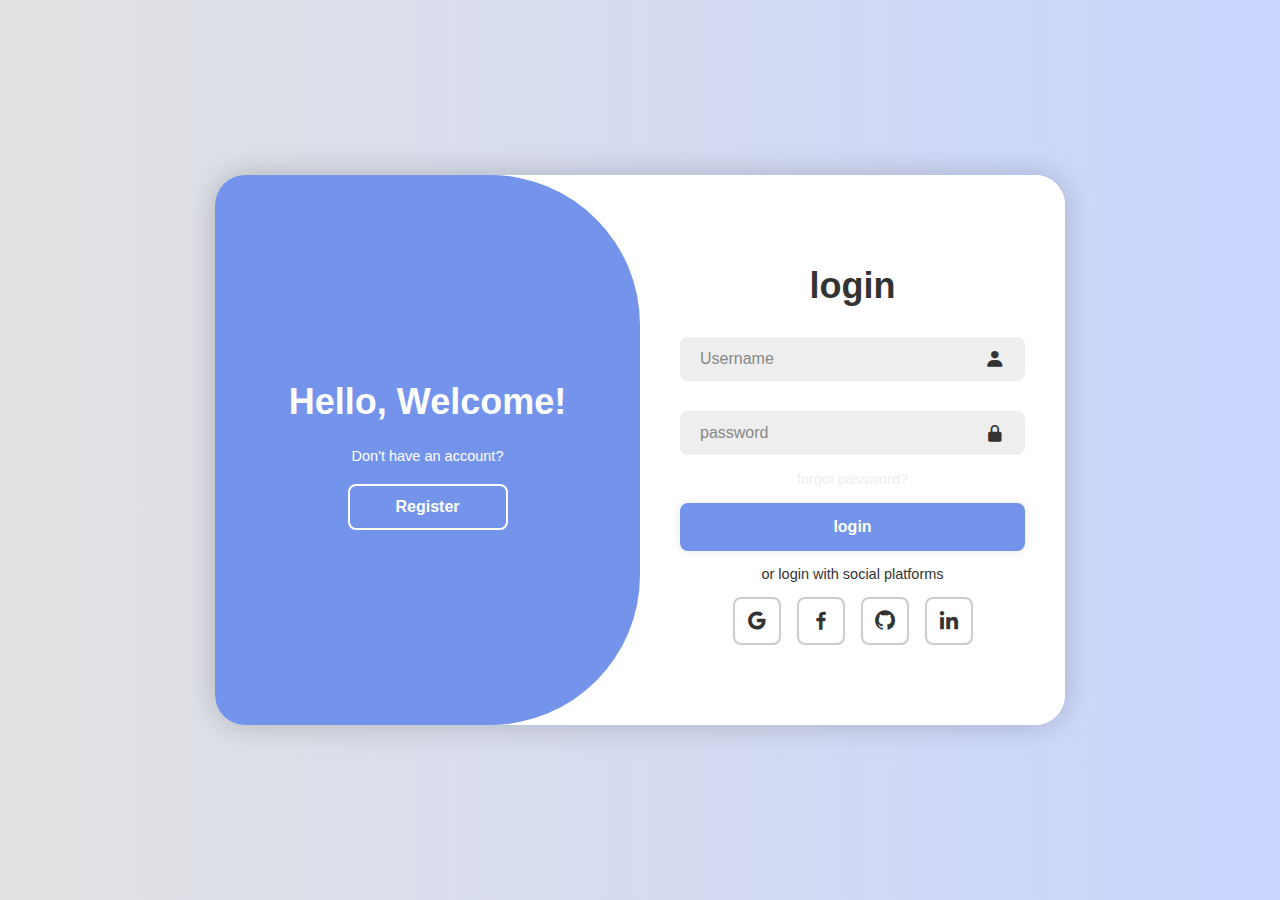
<file: index.html>
<!DOCTYPE html>
<html lang="en">
  <head>
    <meta charset="UTF-8" />
    <meta name="viewport" content="width=device-width, initial-scale=1.0" />
    <title>Document</title>
    <link href='https://unpkg.com/boxicons@2.1.4/css/boxicons.min.css' rel='stylesheet'>
    <link rel="stylesheet" href="style.css" />
  </head>
  <body>
    <div class="container">
<!-- login form -->
      <div class="form-box login">
       <form onsubmit="redirectToShop(event)">
            <h1>login</h1>
            <div class="input-box">
                <input type="text" placeholder="Username" 
                required>
                <i class='bx bxs-user'></i>
            </div>
            <div class="input-box">
                <input type="password" placeholder="password" 
                required>
                <i class='bx bxs-lock-alt'></i>
            </div>
            <div class="forgot-link">
                <a href="#">forgot password?</a>
            </div>
            <button type="submit" class="btn">login</button>
            <p>or login with social platforms</p>
            <div class="social-icons">
                <a href="https://www.google.com/"><i class='bx bxl-google' ></i></a>
                <a href="https://www.facebook.com/"><i class='bx bxl-facebook' ></i></a>
                <a href="https://www.github.com/"><i class='bx bxl-github' ></i></a>
                <a href="https://www.linkedin.com/"><i class='bx bxl-linkedin' ></i></a>
            </div>
        </form>
      </div>
<!--Registration-->
      <div class="form-box register">
        <form action="">
            <h1>Registration</h1>
            <div class="input-box">
                <input type="text" placeholder="Username" 
                required>
                <i class='bx bxs-user'></i>
            </div>
            <div class="input-box">
                <input type="text" placeholder="Email" 
                required>
                <i class='bx bxs-envelope'></i>
            </div>
            <div class="input-box">
                <input type="password" placeholder="password" 
                required>
                <i class='bx bxs-lock-alt'></i>
            </div>
            <button type="submit" class="btn">Register</button>
            <p>or Register with social platforms</p>
            <div class="social-icons">
                  <a href="https://www.google.com/"><i class='bx bxl-google' ></i></a>
                <a href="https://www.facebook.com/"><i class='bx bxl-facebook' ></i></a>
                <a href="https://www.github.com/"><i class='bx bxl-github' ></i></a>
                <a href="https://www.linkedin.com/"><i class='bx bxl-linkedin' ></i></a>
            </div>
        </form>
      </div>

      
    <!--toggle-->
    <div class="toggle-box">
       <div class="toggle-panel toggle-left">
        <h1>Hello, Welcome!</h1>
        <p>Don't have an account?</p>
        <button class="btn register-btn">Register</button>
       </div>
       <div class="toggle-panel toggle-right">
        <h1>Welcome Back!</h1>
        <p>Already have an account?</p>
        <button class="btn login-btn">Login</button>
       </div>
    </div>

    </div>


    <script src="script.js"></script>
  </body>
</html>
</file>
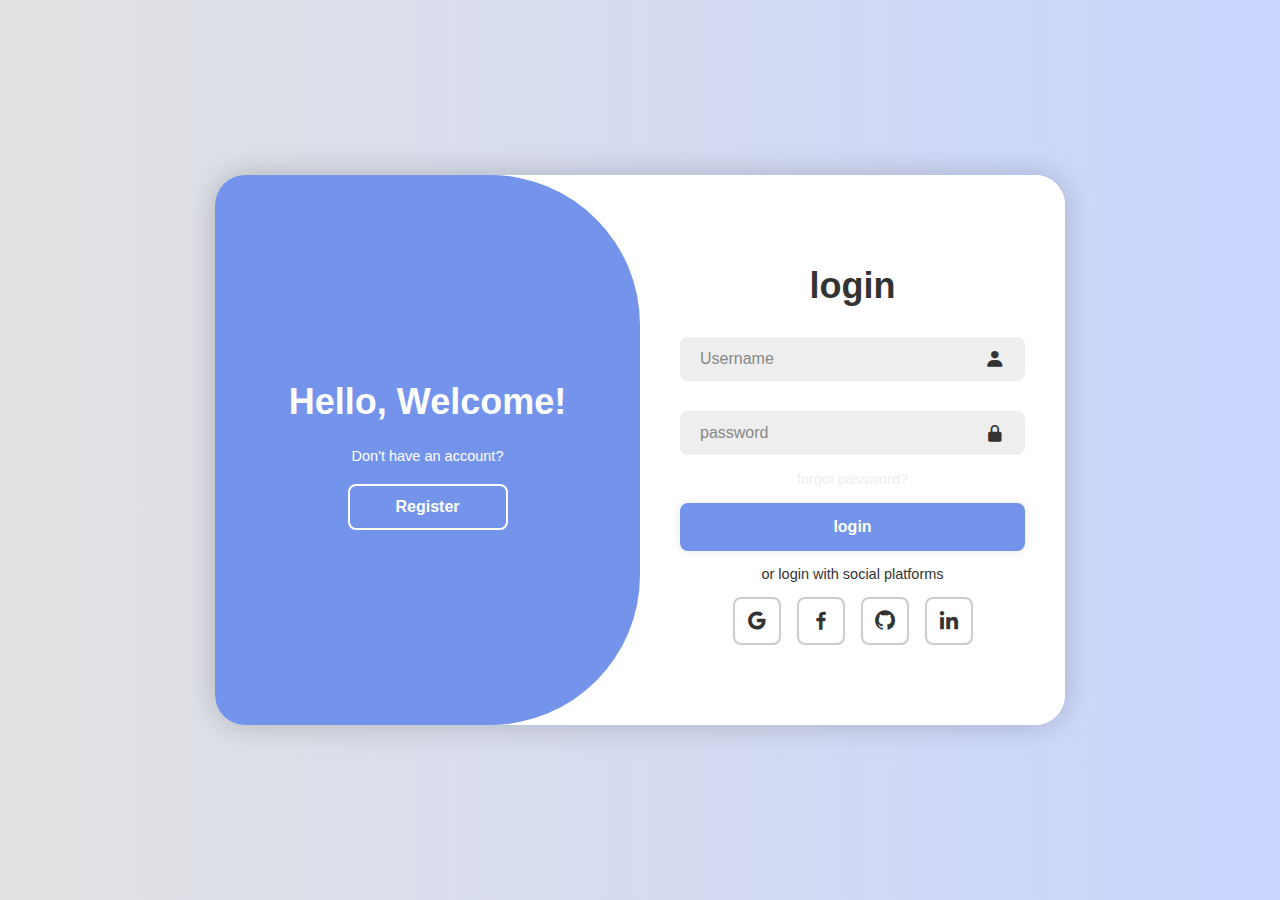
<file: pages/index.html>
<!DOCTYPE html>
<html lang="en">
  <head>
    <meta charset="UTF-8" />
    <meta name="viewport" content="width=device-width, initial-scale=1.0" />
    <title>Document</title>
    <link href='https://unpkg.com/boxicons@2.1.4/css/boxicons.min.css' rel='stylesheet'>
    <link rel="stylesheet" href="/css/style.css" />
  </head>
  <body>
    <div class="container">
<!-- login form -->
      <div class="form-box login">
       <form onsubmit="redirectToShop(event)">
            <h1>login</h1>
            <div class="input-box">
                <input type="text" placeholder="Username" 
                required>
                <i class='bx bxs-user'></i>
            </div>
            <div class="input-box">
                <input type="password" placeholder="password" 
                required>
                <i class='bx bxs-lock-alt'></i>
            </div>
            <div class="forgot-link">
                <a href="#">forgot password?</a>
            </div>
            <button type="submit" class="btn">login</button>
            <p>or login with social platforms</p>
            <div class="social-icons">
                <a href="https://www.google.com/"><i class='bx bxl-google' ></i></a>
                <a href="https://www.facebook.com/"><i class='bx bxl-facebook' ></i></a>
                <a href="https://www.github.com/"><i class='bx bxl-github' ></i></a>
                <a href="https://www.linkedin.com/"><i class='bx bxl-linkedin' ></i></a>
            </div>
        </form>
      </div>
<!--Registration-->
      <div class="form-box register">
        <form action="">
            <h1>Registration</h1>
            <div class="input-box">
                <input type="text" placeholder="Username" 
                required>
                <i class='bx bxs-user'></i>
            </div>
            <div class="input-box">
                <input type="text" placeholder="Email" 
                required>
                <i class='bx bxs-envelope'></i>
            </div>
            <div class="input-box">
                <input type="password" placeholder="password" 
                required>
                <i class='bx bxs-lock-alt'></i>
            </div>
            <button type="submit" class="btn">Register</button>
            <p>or Register with social platforms</p>
            <div class="social-icons">
                  <a href="https://www.google.com/"><i class='bx bxl-google' ></i></a>
                <a href="https://www.facebook.com/"><i class='bx bxl-facebook' ></i></a>
                <a href="https://www.github.com/"><i class='bx bxl-github' ></i></a>
                <a href="https://www.linkedin.com/"><i class='bx bxl-linkedin' ></i></a>
            </div>
        </form>
      </div>

      
    <!--toggle-->
    <div class="toggle-box">
       <div class="toggle-panel toggle-left">
        <h1>Hello, Welcome!</h1>
        <p>Don't have an account?</p>
        <button class="btn register-btn">Register</button>
       </div>
       <div class="toggle-panel toggle-right">
        <h1>Welcome Back!</h1>
        <p>Already have an account?</p>
        <button class="btn login-btn">Login</button>
       </div>
    </div>

    </div>


    <script src="/js/script.js"></script>
  </body>
</html>
</file>
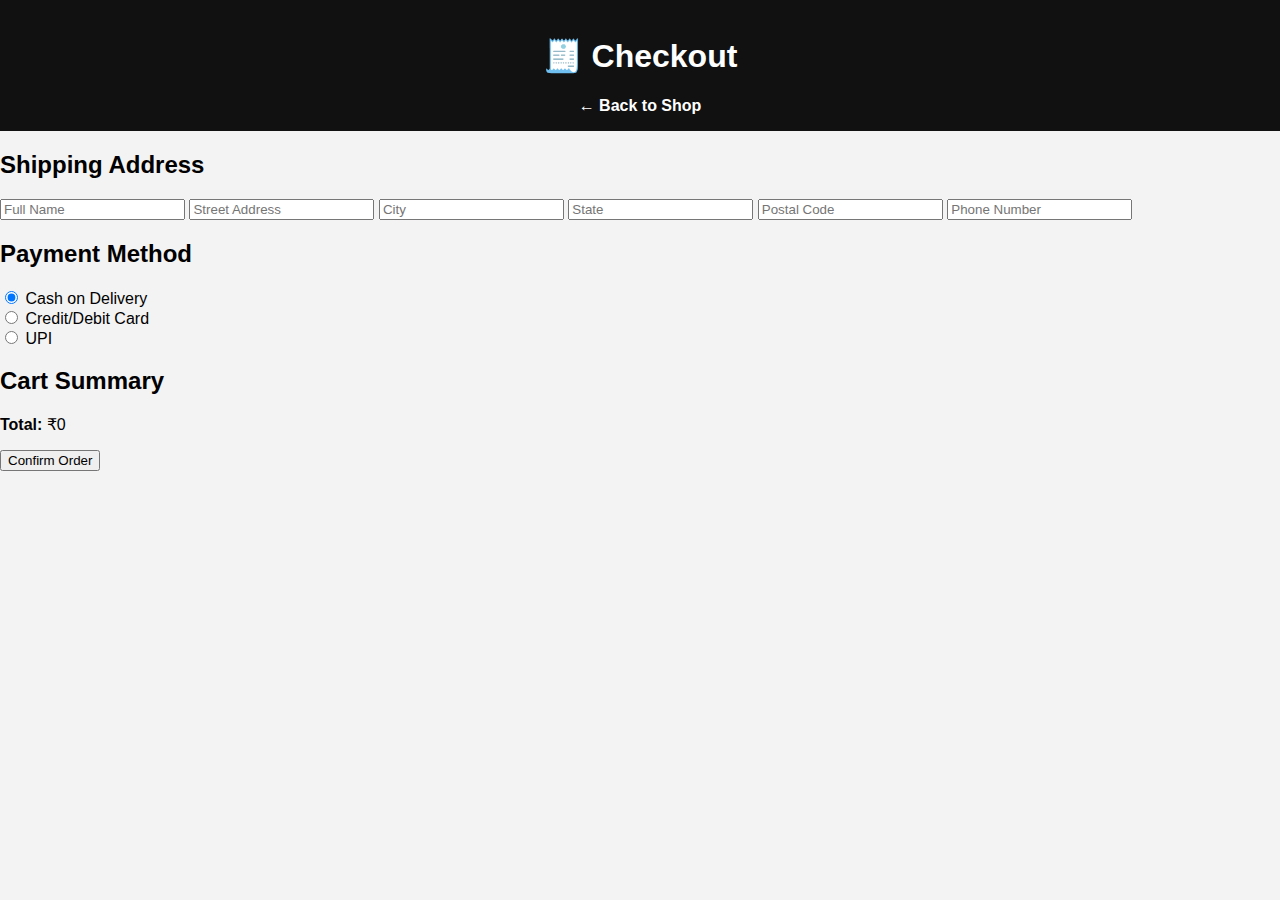
<file: checkout.html>
<!DOCTYPE html>
<html lang="en">
<head>
  <meta charset="UTF-8" />
  <meta name="viewport" content="width=device-width, initial-scale=1.0"/>
  <title>Checkout</title>
  <link rel="stylesheet" href="css/shop.css" />
</head>
<body>
  <header>
    <h1>🧾 Checkout</h1>
    <nav>
      <a href="shop.html">← Back to Shop</a>
    </nav>
  </header>

  <section class="checkout-form">
    <form id="checkout-form">
      <h2>Shipping Address</h2>
      <input type="text" placeholder="Full Name" required>
      <input type="text" placeholder="Street Address" required>
      <input type="text" placeholder="City" required>
      <input type="text" placeholder="State" required>
      <input type="text" placeholder="Postal Code" required>
      <input type="tel" placeholder="Phone Number" required>

      <h2>Payment Method</h2>
      <label><input type="radio" name="payment" value="cod" checked> Cash on Delivery</label><br>
      <label><input type="radio" name="payment" value="card"> Credit/Debit Card</label><br>
      <label><input type="radio" name="payment" value="upi"> UPI</label>

      <h2>Cart Summary</h2>
      <ul id="summary-list"></ul>
      <p><strong>Total:</strong> ₹<span id="summary-total">0</span></p>

      <button type="submit" class="btn">Confirm Order</button>
    </form>
  </section>

  <script>
    // Load cart from localStorage
    const cart = JSON.parse(localStorage.getItem('cart')) || [];
    const summaryList = document.getElementById('summary-list');
    const summaryTotal = document.getElementById('summary-total');

    let total = 0;
    cart.forEach(item => {
      const li = document.createElement('li');
      li.textContent = `${item.name} (x${item.qty}) - ₹${item.price * item.qty}`;
      summaryList.appendChild(li);
      total += item.price * item.qty;
    });
    summaryTotal.textContent = total;

    // Confirm Order
    document.getElementById('checkout-form').addEventListener('submit', function(e) {
      e.preventDefault();
      alert('🎉 Order placed successfully!');
      localStorage.removeItem('cart'); // clear cart
      window.location.href = 'shop.html'; // redirect
    });
  </script>
</body>
</html>
</file>
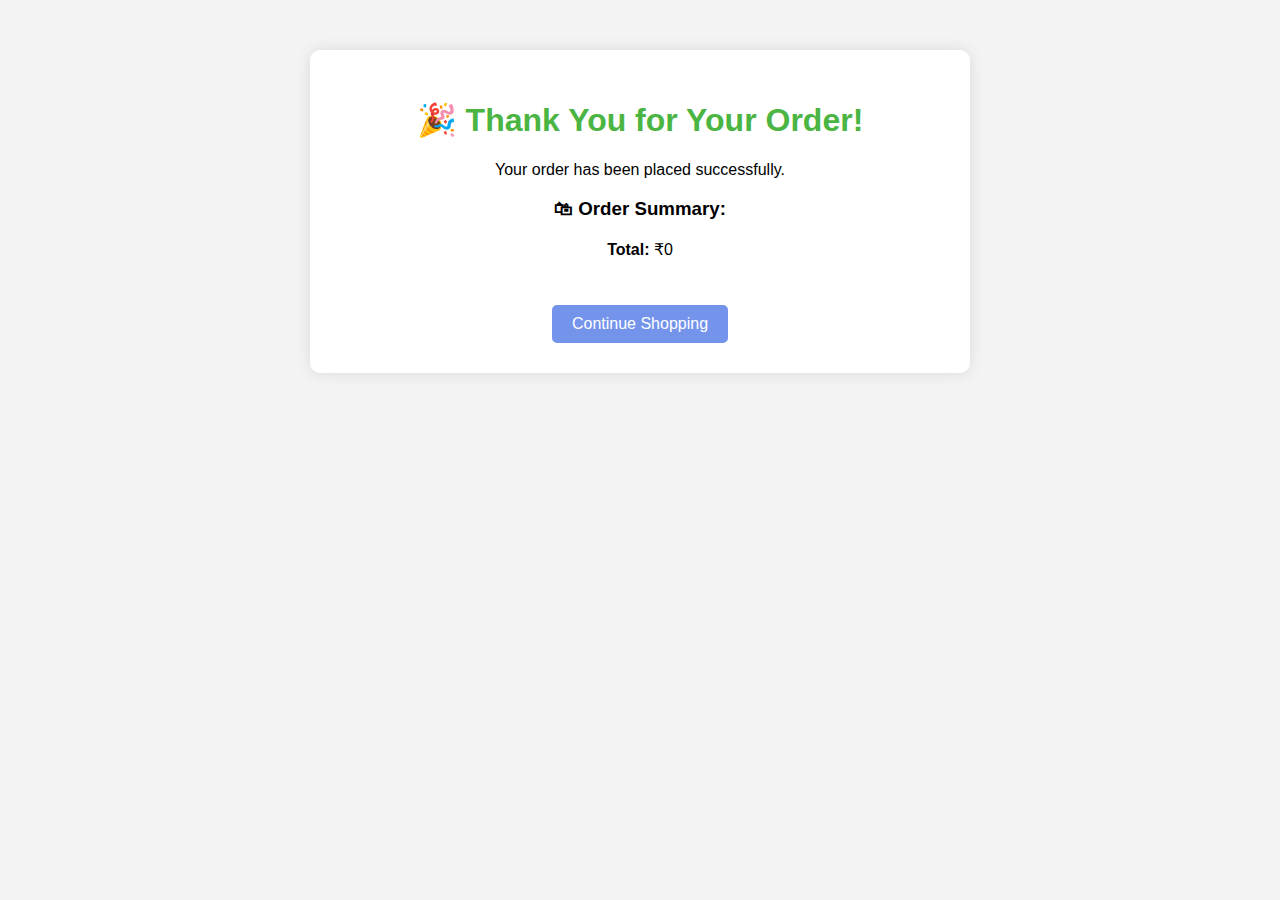
<file: success.html>
<!-- success.html -->
<!DOCTYPE html>
<html lang="en">
<head>
  <meta charset="UTF-8">
  <meta name="viewport" content="width=device-width, initial-scale=1">
  <title>Order Success</title>
  <link rel="stylesheet" href="css/shop.css" />
  <style>
    .success-page {
      max-width: 600px;
      margin: 50px auto;
      background: white;
      padding: 30px;
      border-radius: 10px;
      text-align: center;
      box-shadow: 0 0 15px rgba(0,0,0,0.1);
    }
    .success-page h1 {
      color: #4BB543;
      font-size: 32px;
    }
    .success-page ul {
      list-style: none;
      padding: 0;
      margin-top: 20px;
      text-align: left;
    }
    .success-page li {
      margin: 10px 0;
    }
    .btn-home {
      margin-top: 30px;
      display: inline-block;
      padding: 10px 20px;
      background-color: #7494ec;
      color: #fff;
      border-radius: 5px;
      text-decoration: none;
    }
  </style>
</head>
<body>
  <div class="success-page">
    <h1>🎉 Thank You for Your Order!</h1>
    <p>Your order has been placed successfully.</p>

    <h3>🛍 Order Summary:</h3>
    <ul id="order-summary"></ul>

    <p><strong>Total:</strong> ₹<span id="order-total">0</span></p>

    <a href="shop.html" class="btn-home">Continue Shopping</a>
  </div>

  <script>
    const order = JSON.parse(localStorage.getItem('lastOrder')) || [];
    const orderSummary = document.getElementById('order-summary');
    const orderTotal = document.getElementById('order-total');

    let total = 0;
    order.forEach(item => {
      const li = document.createElement('li');
      li.textContent = `${item.name} (x${item.qty}) - ₹${item.price * item.qty}`;
      orderSummary.appendChild(li);
      total += item.price * item.qty;
    });
    orderTotal.textContent = total;

    // Clear cart after showing success
    localStorage.removeItem('cart');
    localStorage.removeItem('lastOrder');
  </script>
</body>
</html>
</file>
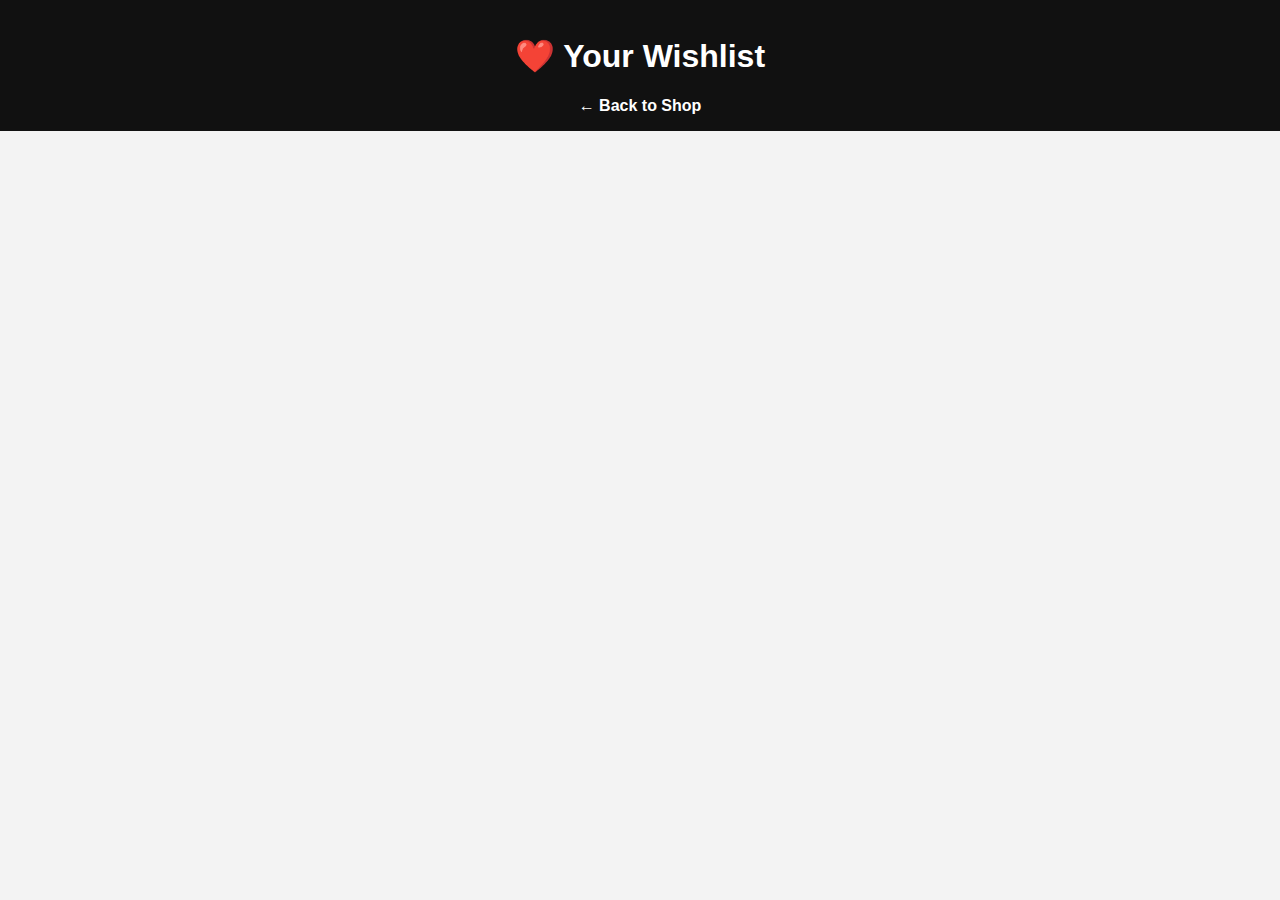
<file: wishlist.html>
<!-- wishlist.html -->
<!DOCTYPE html>
<html lang="en">
<head>
  <meta charset="UTF-8" />
  <meta name="viewport" content="width=device-width, initial-scale=1.0"/>
  <title>Wishlist</title>
  <link rel="stylesheet" href="css/shop.css" />
</head>
<body>
  <header>
    <h1>❤️ Your Wishlist</h1>
    <nav>
      <a href="shop.html">← Back to Shop</a>
    </nav>
  </header>

  <section class="products" id="wishlist-products"></section>

  <script>
    const wishlist = JSON.parse(localStorage.getItem('wishlist')) || [];
    const container = document.getElementById('wishlist-products');

    wishlist.forEach((item, index) => {
      const card = document.createElement('div');
      card.className = 'product-card';
      card.innerHTML = `
        <img src="${item.image}" alt="${item.name}">
        <h3>${item.name}</h3>
        <p>₹${item.price}</p>
        <button onclick="removeFromWishlist(${index})">❌ Remove</button>
      `;
      container.appendChild(card);
    });

    function removeFromWishlist(index) {
      wishlist.splice(index, 1);
      localStorage.setItem('wishlist', JSON.stringify(wishlist));
      location.reload(); // reload the page to update
    }
  </script>
</body>
</html>
</file>
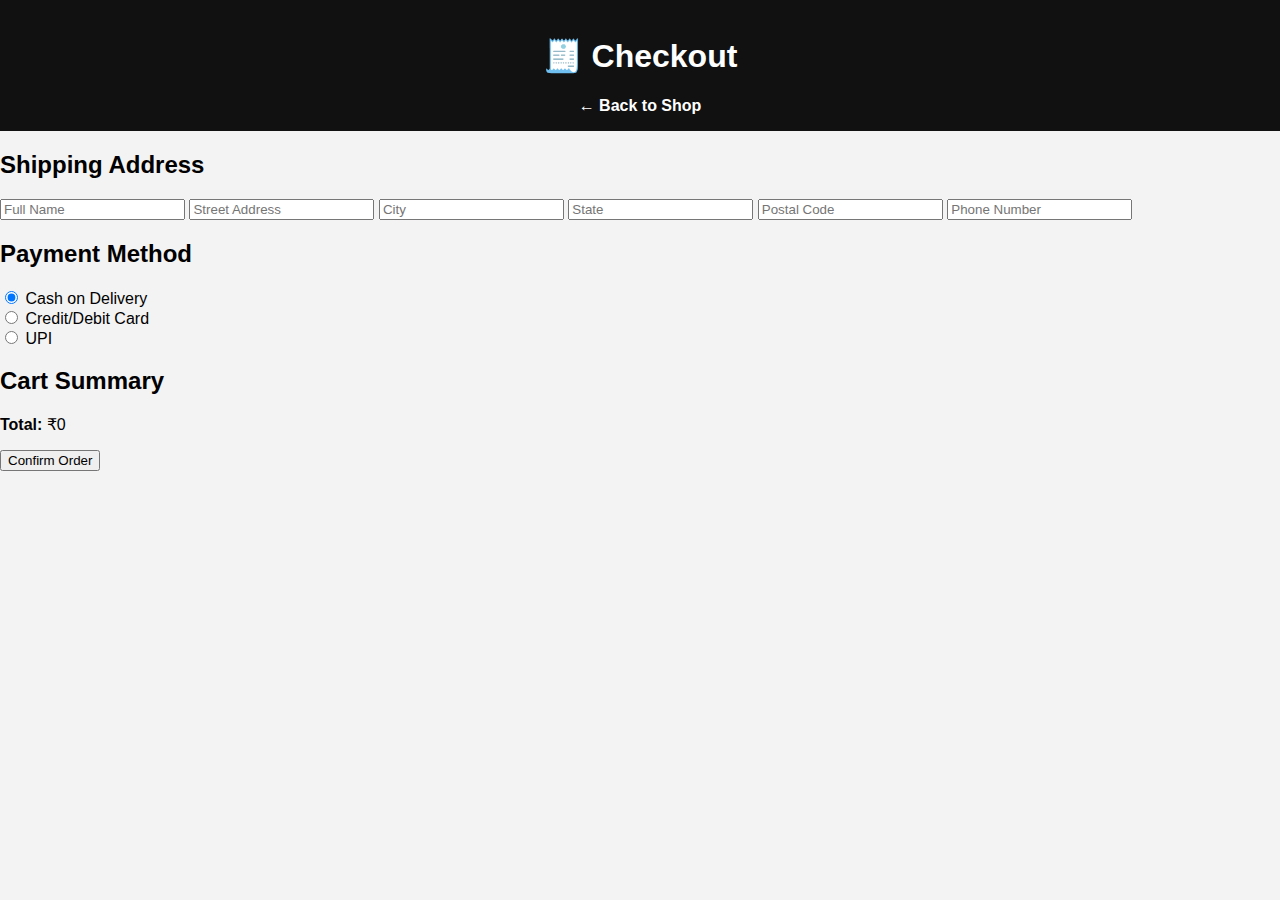
<file: pages/checkout.html>
<!DOCTYPE html>
<html lang="en">
<head>
  <meta charset="UTF-8" />
  <meta name="viewport" content="width=device-width, initial-scale=1.0"/>
  <title>Checkout</title>
  <link rel="stylesheet" href="/css/shop.css" />
</head>
<body>
  <header>
    <h1>🧾 Checkout</h1>
    <nav>
      <a href="shop.html">← Back to Shop</a>
    </nav>
  </header>

  <section class="checkout-form">
    <form id="checkout-form">
      <h2>Shipping Address</h2>
      <input type="text" placeholder="Full Name" required>
      <input type="text" placeholder="Street Address" required>
      <input type="text" placeholder="City" required>
      <input type="text" placeholder="State" required>
      <input type="text" placeholder="Postal Code" required>
      <input type="tel" placeholder="Phone Number" required>

      <h2>Payment Method</h2>
      <label><input type="radio" name="payment" value="cod" checked> Cash on Delivery</label><br>
      <label><input type="radio" name="payment" value="card"> Credit/Debit Card</label><br>
      <label><input type="radio" name="payment" value="upi"> UPI</label>

      <h2>Cart Summary</h2>
      <ul id="summary-list"></ul>
      <p><strong>Total:</strong> ₹<span id="summary-total">0</span></p>

      <button type="submit" class="btn">Confirm Order</button>
    </form>
  </section>

  <script>
    // Load cart from localStorage
    const cart = JSON.parse(localStorage.getItem('cart')) || [];
    const summaryList = document.getElementById('summary-list');
    const summaryTotal = document.getElementById('summary-total');

    let total = 0;
    cart.forEach(item => {
      const li = document.createElement('li');
      li.textContent = `${item.name} (x${item.qty}) - ₹${item.price * item.qty}`;
      summaryList.appendChild(li);
      total += item.price * item.qty;
    });
    summaryTotal.textContent = total;

    // Confirm Order
    document.getElementById('checkout-form').addEventListener('submit', function(e) {
      e.preventDefault();
      alert('🎉 Order placed successfully!');
      localStorage.removeItem('cart'); // clear cart
     localStorage.setItem('lastOrder', JSON.stringify(cart)); // save order summary
localStorage.removeItem('cart'); // clear cart
window.location.href = 'success.html'; // redirect to success page

    });
  </script>
</body>
</html>
</file>
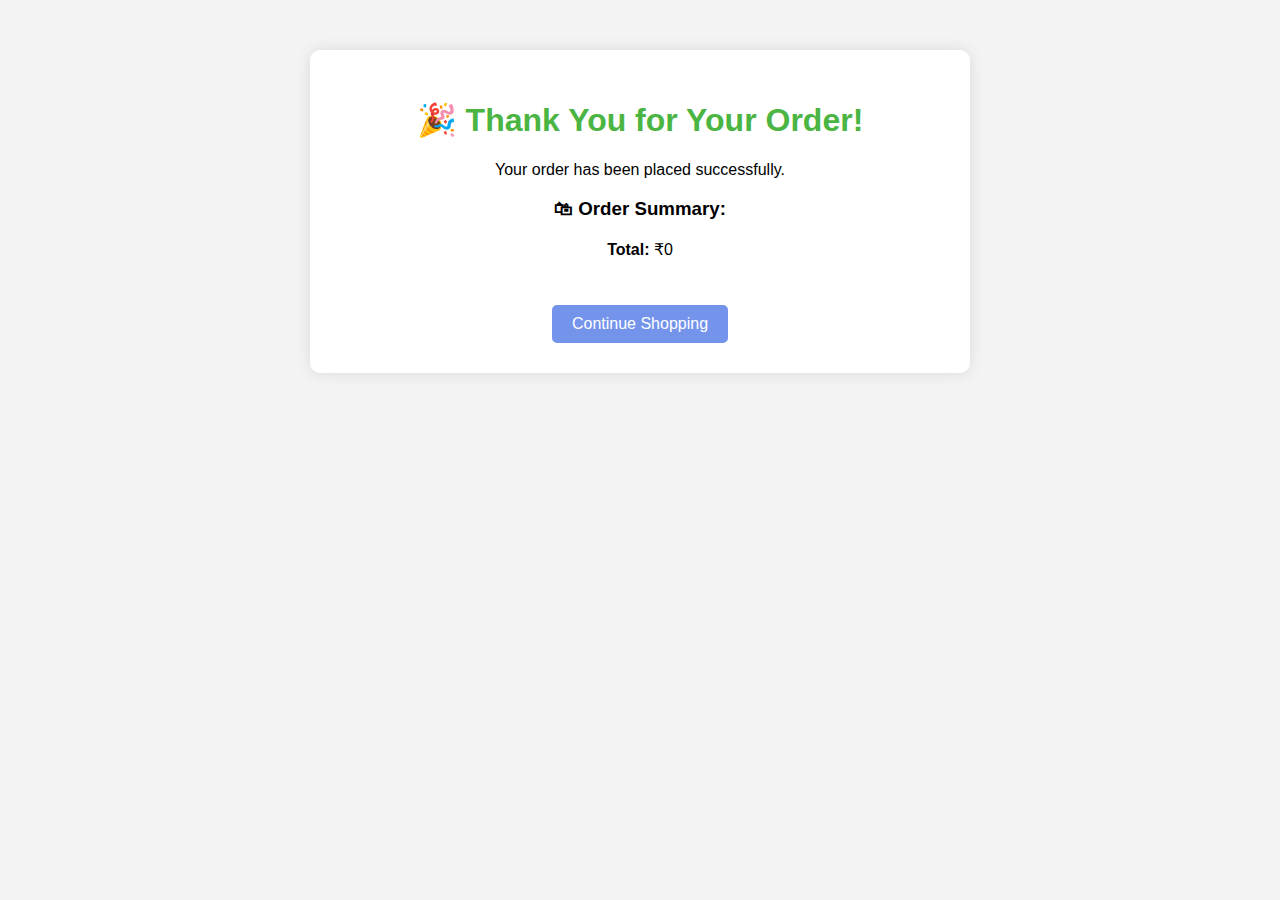
<file: pages/success.html>
<!-- success.html -->
<!DOCTYPE html>
<html lang="en">
<head>
  <meta charset="UTF-8">
  <meta name="viewport" content="width=device-width, initial-scale=1">
  <title>Order Success</title>
  <link rel="stylesheet" href="/css/shop.css" />
  <style>
    .success-page {
      max-width: 600px;
      margin: 50px auto;
      background: white;
      padding: 30px;
      border-radius: 10px;
      text-align: center;
      box-shadow: 0 0 15px rgba(0,0,0,0.1);
    }
    .success-page h1 {
      color: #4BB543;
      font-size: 32px;
    }
    .success-page ul {
      list-style: none;
      padding: 0;
      margin-top: 20px;
      text-align: left;
    }
    .success-page li {
      margin: 10px 0;
    }
    .btn-home {
      margin-top: 30px;
      display: inline-block;
      padding: 10px 20px;
      background-color: #7494ec;
      color: #fff;
      border-radius: 5px;
      text-decoration: none;
    }
  </style>
</head>
<body>
  <div class="success-page">
    <h1>🎉 Thank You for Your Order!</h1>
    <p>Your order has been placed successfully.</p>

    <h3>🛍 Order Summary:</h3>
    <ul id="order-summary"></ul>

    <p><strong>Total:</strong> ₹<span id="order-total">0</span></p>

    <a href="shop.html" class="btn-home">Continue Shopping</a>
  </div>

  <script>
    const order = JSON.parse(localStorage.getItem('lastOrder')) || [];
    const orderSummary = document.getElementById('order-summary');
    const orderTotal = document.getElementById('order-total');

    let total = 0;
    order.forEach(item => {
      const li = document.createElement('li');
      li.textContent = `${item.name} (x${item.qty}) - ₹${item.price * item.qty}`;
      orderSummary.appendChild(li);
      total += item.price * item.qty;
    });
    orderTotal.textContent = total;

    // Clear cart after showing success
    localStorage.removeItem('cart');
    localStorage.removeItem('lastOrder');
  </script>
</body>
</html>
</file>
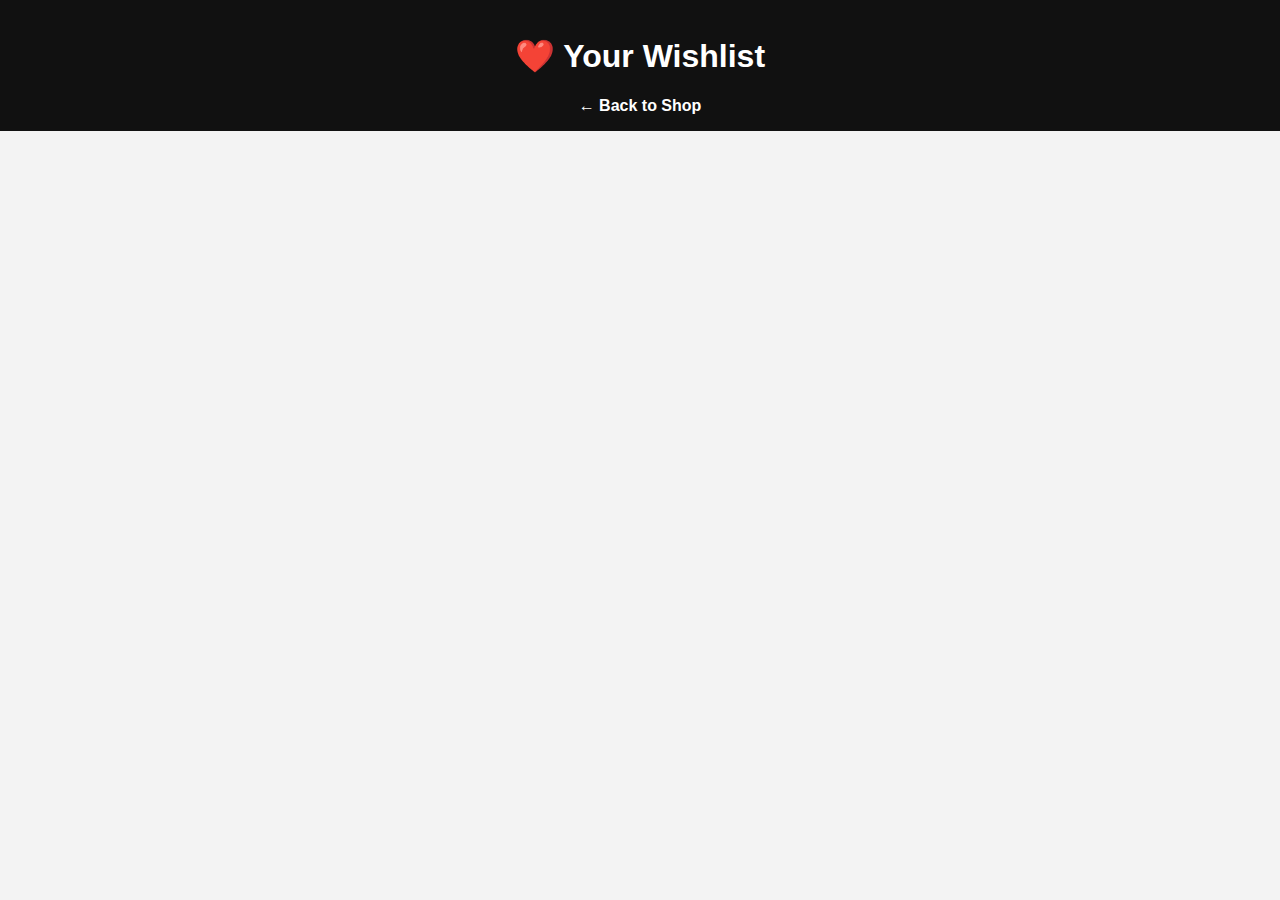
<file: pages/wishlist.html>
<!-- wishlist.html -->
<!DOCTYPE html>
<html lang="en">
<head>
  <meta charset="UTF-8" />
  <meta name="viewport" content="width=device-width, initial-scale=1.0"/>
  <title>Wishlist</title>
  <link rel="stylesheet" href="/css/shop.css" />
</head>
<body>
  <header>
    <h1>❤️ Your Wishlist</h1>
    <nav>
      <a href="shop.html">← Back to Shop</a>
    </nav>
  </header>

  <section class="products" id="wishlist-products"></section>

  <script>
    const wishlist = JSON.parse(localStorage.getItem('wishlist')) || [];
    const container = document.getElementById('wishlist-products');

    wishlist.forEach((item, index) => {
      const card = document.createElement('div');
      card.className = 'product-card';
      card.innerHTML = `
        <img src="${item.image}" alt="${item.name}">
        <h3>${item.name}</h3>
        <p>₹${item.price}</p>
        <button onclick="removeFromWishlist(${index})">❌ Remove</button>
      `;
      container.appendChild(card);
    });

    function removeFromWishlist(index) {
      wishlist.splice(index, 1);
      localStorage.setItem('wishlist', JSON.stringify(wishlist));
      location.reload(); // reload the page to update
    }
  </script>
</body>
</html>
</file>
<file: style.css>
* {
  margin: 0;
  padding: 0;
  box-sizing: border-box;
  font-family: "Poppins", sans-serif;
}

body {
  display: flex;
  justify-content: center;
  align-items: center;
  min-height: 100vh;
  background: linear-gradient(90deg, #e2e2e2, #c9d6ff);
}

.container {
  position: relative;
  width: 850px;
  height: 550px;
  background: #fff;
  border-radius: 30px;
  box-shadow: 0 0 30px rgba(0, 0, 0, 0.2);
  margin: 20px;
  overflow: hidden;
}

.form-box {
  position: absolute;
  right: 0;
  width: 50%;
  height: 100%;
  background: #fff;
  display: flex;
  align-items: center;
  color: #333;
  text-align: center;
  padding: 40px;
  z-index: 1;
  transition: 0.6s ease-in-out 1.2s, visibility 0s 1s;
}

.container.active .form-box {
  right: 50%;
}

.form-box.register {
  visibility: hidden;
}

.container.active .form-box.register {
  visibility: visible;
}
form {
  width: 100%;
}

.container h1 {
  font-size: 36px;
  margin: 10px 0;
}

.input-box {
  position: relative;
  margin: 30px 0;
}

.input-box input {
  width: 100%;
  padding: 13px 50px 13px 20px;
  background: #eee;
  border-radius: 8px;
  border: none;
  outline: none;
  font-size: 16px;
  color: #333;
  font-weight: 500;
}

.input-box input::placeholder {
  color: #888;
  font-weight: 400;
}

.input-box i {
  position: absolute;
  right: 20px;
  top: 50%;
  transform: translateY(-50%);
  font-size: 20px;
  color: #333;
}

.forgot-link {
  margin: -15px 0 15px;
}

.forgot-link a {
  font-size: 14.5px;
  color: #eee;
  text-decoration: none;
}

.btn {
  width: 100%;
  height: 48px;
  background-color: #7494ec;
  box-shadow: 0 0 10px rgba(0, 0, 0, 0.1);
  border-radius: 8px;
  border: none;
  cursor: pointer;
  font-size: 16px;
  color: #fff;
  font-weight: 600;
}

.container p {
  font-size: 14.5px;
  margin: 15px 0;
}

.social-icons {
  display: flex;
  justify-content: center;
}

.social-icons a {
  display: inline-flex;
  padding: 10px;
  border: 2px solid #ccc;
  border-radius: 8px;
  font-size: 24px;
  color: #333;
  text-decoration: none;
  margin: 0 8px;
}

.toggle-box {
  position: absolute;
  width: 100%;
  height: 100%;
}

.toggle-box::before {
  content: "";
  position: absolute;
  left: -250%;
  width: 300%;
  height: 100%;
  background: #7494ec;
  border-radius: 150px;
  z-index: 2;
  transition: 1.8s ease-in-out;
}

.container.active .toggle-box::before {
  left: 50%;
}

.toggle-panel {
  position: absolute;
  width: 50%;
  height: 100%;
  color: #fff;
  display: flex;
  flex-direction: column;
  justify-content: center;
  align-items: center;
  z-index: 2;
}

.toggle-panel.toggle-left {
  left: 0;
  transition-delay: 1.2s;
}
.container.active .toggle-panel.toggle-left {
  left: -50%;
  transition-delay: 0.6s;
}

.toggle-panel.toggle-right {
  right: -50%;
  transition-delay: 0.6s;
}
.container.active .toggle-panel.toggle-right {
  right: 0;
  transition-delay: 1.2s;
}

.toggle-panel p {
  margin-bottom: 20px;
}

.toggle-panel .btn {
  width: 160px;
  height: 46px;
  background: transparent;
  border: 2px solid #fff;
  box-shadow: none;
}

@media screen and (max-width: 650px) {
  .container {
    height: calc(100vh - 40px);
  }

  .form-box {
    bottom: 0;
    width: 100%;
    height: 70%;
  }

  .container.active .form-box {
    right: 0;
    bottom: 30%;
  }

  .toggle-box::before {
    left: 0;
    top: -270%;
    width: 100%;
    height: 300%;
  }

  .container.active .toggle-box::before {
    left: 0;
    top: 70%;
  }
  .toggle-panel {
    width: 100%;
    height: 30%;
  }

  .toggle-panel.toggle-left {
    top: 0;
  }

  .container.active .toggle-panel.toggle-left {
    left: 0;
    top: -30%;
  }

  .toggle-panel.toggle-right {
    right: 0;
    bottom: -30%;
  }

  .container.active .toggle-panel.toggle-right {
    bottom: 0;
  }
}

@media screen and (max-width: 450px) {
  .form-box {
    padding: 20px;
  }

  .toggle-panel h1 {
    font-size: 30px;
  }
}
</file>
<file: css/style.css>
* {
  margin: 0;
  padding: 0;
  box-sizing: border-box;
  font-family: "Poppins", sans-serif;
}

body {
  display: flex;
  justify-content: center;
  align-items: center;
  min-height: 100vh;
  background: linear-gradient(90deg, #e2e2e2, #c9d6ff);
}

.container {
  position: relative;
  width: 850px;
  height: 550px;
  background: #fff;
  border-radius: 30px;
  box-shadow: 0 0 30px rgba(0, 0, 0, 0.2);
  margin: 20px;
  overflow: hidden;
}

.form-box {
  position: absolute;
  right: 0;
  width: 50%;
  height: 100%;
  background: #fff;
  display: flex;
  align-items: center;
  color: #333;
  text-align: center;
  padding: 40px;
  z-index: 1;
  transition: 0.6s ease-in-out 1.2s, visibility 0s 1s;
}

.container.active .form-box {
  right: 50%;
}

.form-box.register {
  visibility: hidden;
}

.container.active .form-box.register {
  visibility: visible;
}
form {
  width: 100%;
}

.container h1 {
  font-size: 36px;
  margin: 10px 0;
}

.input-box {
  position: relative;
  margin: 30px 0;
}

.input-box input {
  width: 100%;
  padding: 13px 50px 13px 20px;
  background: #eee;
  border-radius: 8px;
  border: none;
  outline: none;
  font-size: 16px;
  color: #333;
  font-weight: 500;
}

.input-box input::placeholder {
  color: #888;
  font-weight: 400;
}

.input-box i {
  position: absolute;
  right: 20px;
  top: 50%;
  transform: translateY(-50%);
  font-size: 20px;
  color: #333;
}

.forgot-link {
  margin: -15px 0 15px;
}

.forgot-link a {
  font-size: 14.5px;
  color: #eee;
  text-decoration: none;
}

.btn {
  width: 100%;
  height: 48px;
  background-color: #7494ec;
  box-shadow: 0 0 10px rgba(0, 0, 0, 0.1);
  border-radius: 8px;
  border: none;
  cursor: pointer;
  font-size: 16px;
  color: #fff;
  font-weight: 600;
}

.container p {
  font-size: 14.5px;
  margin: 15px 0;
}

.social-icons {
  display: flex;
  justify-content: center;
}

.social-icons a {
  display: inline-flex;
  padding: 10px;
  border: 2px solid #ccc;
  border-radius: 8px;
  font-size: 24px;
  color: #333;
  text-decoration: none;
  margin: 0 8px;
}

.toggle-box {
  position: absolute;
  width: 100%;
  height: 100%;
}

.toggle-box::before {
  content: "";
  position: absolute;
  left: -250%;
  width: 300%;
  height: 100%;
  background: #7494ec;
  border-radius: 150px;
  z-index: 2;
  transition: 1.8s ease-in-out;
}

.container.active .toggle-box::before {
  left: 50%;
}

.toggle-panel {
  position: absolute;
  width: 50%;
  height: 100%;
  color: #fff;
  display: flex;
  flex-direction: column;
  justify-content: center;
  align-items: center;
  z-index: 2;
}

.toggle-panel.toggle-left {
  left: 0;
  transition-delay: 1.2s;
}
.container.active .toggle-panel.toggle-left {
  left: -50%;
  transition-delay: 0.6s;
}

.toggle-panel.toggle-right {
  right: -50%;
  transition-delay: 0.6s;
}
.container.active .toggle-panel.toggle-right {
  right: 0;
  transition-delay: 1.2s;
}

.toggle-panel p {
  margin-bottom: 20px;
}

.toggle-panel .btn {
  width: 160px;
  height: 46px;
  background: transparent;
  border: 2px solid #fff;
  box-shadow: none;
}

@media screen and (max-width: 650px) {
  .container {
    height: calc(100vh - 40px);
  }

  .form-box {
    bottom: 0;
    width: 100%;
    height: 70%;
  }

  .container.active .form-box {
    right: 0;
    bottom: 30%;
  }

  .toggle-box::before {
    left: 0;
    top: -270%;
    width: 100%;
    height: 300%;
  }

  .container.active .toggle-box::before {
    left: 0;
    top: 70%;
  }
  .toggle-panel {
    width: 100%;
    height: 30%;
  }

  .toggle-panel.toggle-left {
    top: 0;
  }

  .container.active .toggle-panel.toggle-left {
    left: 0;
    top: -30%;
  }

  .toggle-panel.toggle-right {
    right: 0;
    bottom: -30%;
  }

  .container.active .toggle-panel.toggle-right {
    bottom: 0;
  }
}

@media screen and (max-width: 450px) {
  .form-box {
    padding: 20px;
  }

  .toggle-panel h1 {
    font-size: 30px;
  }
}
</file>
<file: css/shop.css>
/* css/shop.css */
body {
  font-family: 'Poppins', sans-serif;
  margin: 0;
  padding: 0;
  background: #f3f3f3;
}

header {
  background-color: #111;
  color: #fff;
  padding: 1rem;
  text-align: center;
}

nav {
  margin-top: 10px;
}

nav a {
  color: #fff;
  text-decoration: none;
  margin: 0 10px;
  font-weight: bold;
}

.products {
  display: flex;
  flex-wrap: wrap;
  justify-content: center;
  padding: 2rem;
}

.product-card {
  background: #fff;
  margin: 1rem;
  padding: 1rem;
  width: 220px;
  border-radius: 10px;
  box-shadow: 0 0 10px rgba(0,0,0,0.1);
  text-align: center;
}

.product-card img {
  width: 100%;
  height: 160px;
  object-fit: cover;
  border-radius: 8px;
}

.product-card h3 {
  margin: 10px 0;
  font-size: 18px;
}

.product-card p {
  font-weight: bold;
  margin: 5px 0;
}

.product-card button {
  background-color: #7494ec;
  color: #fff;
  padding: 8px 12px;
  border: none;
  border-radius: 5px;
  cursor: pointer;
  margin-top: 10px;
}
</file>
